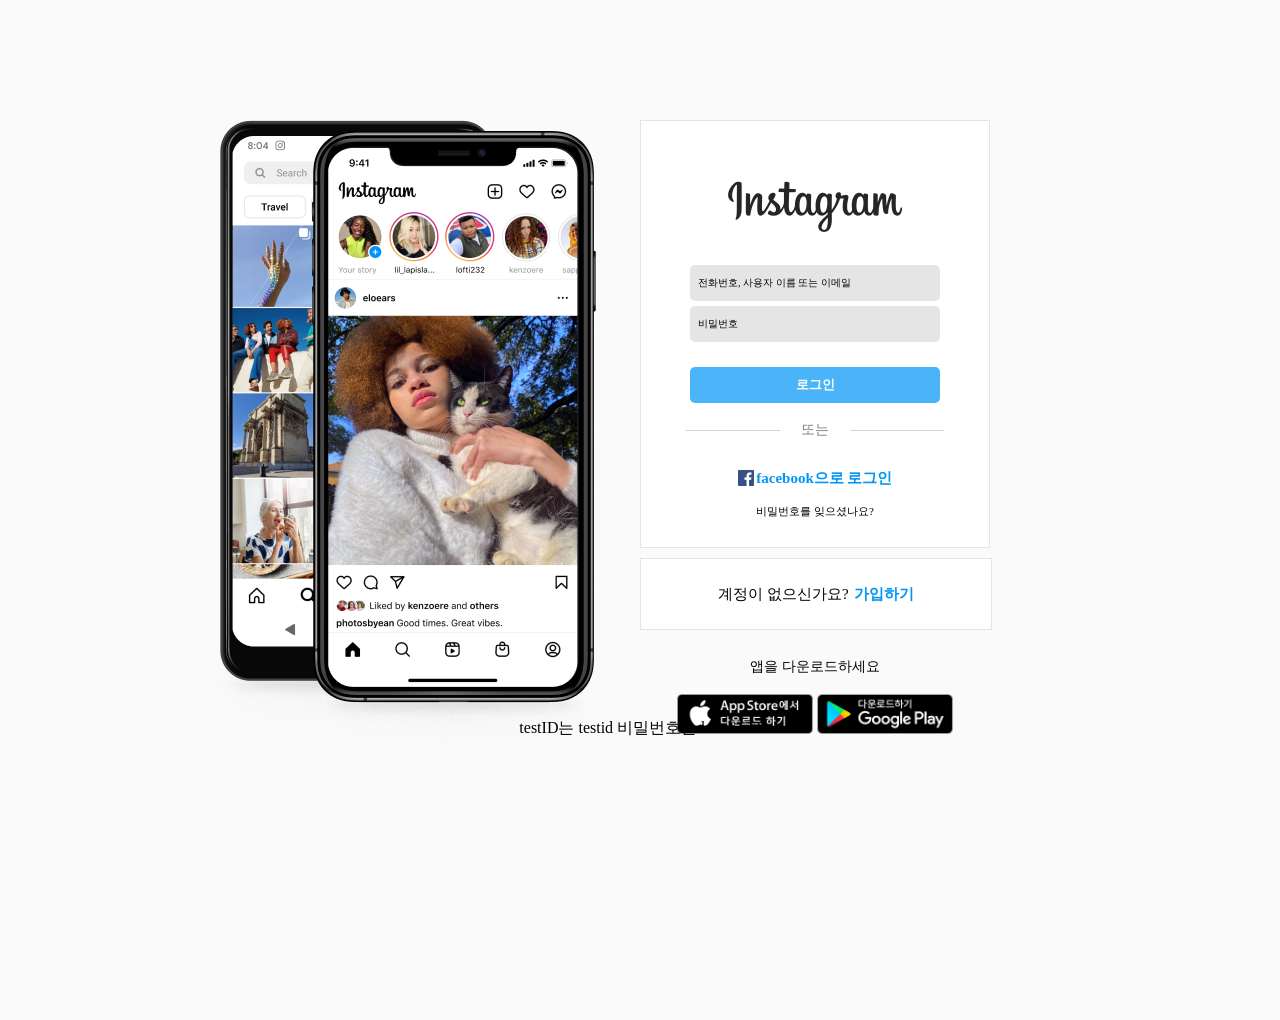
<file: hoonstagram/index.html>
<!DOCTYPE html>
<html lang="ko">
  <head>
    <meta charset="utf-8" />
    <meta
      name="viewport"
      content="width=device-width, initial-scale=1.0, user-scalable=no"
    />
    <title>Hoonstagram</title>
    <link rel="stylesheet" href="./css/initial.min.css" />
    <link rel="stylesheet" href="./css/style.css" />
    <!-- 파일 다운로드 로컬에서 작용 -->
    <script src="./js/jquery.js"></script>
    <script src="./js/common.js"></script>
  </head>
  <body style="overflow: hidden;">
    <main>
      <article class="login-article">
        <div class="left-side">
          <div class="image">
            <img src="./img/login1.png" class="inner-image show" />
            <img src="./img/login2.png" class="inner-image" />
            <img src="./img/login3.png" class="inner-image" />
            <img src="./img/login4.png" class="inner-image" />
          </div>
        </div>
        <div class="right-side">
          <div class="logo-login__area">
            <div class="logo-area">
              <div class="logo">
                <a href="#">
                  <img src="./img/logo.png" />
                </a>
              </div>
            </div>
            <div class="login-area">
              <div class="login-id">
                <label class="id">
                  <span>전화번호, 사용자 이름 또는 이메일</span>
                  <input type="text" class="input-box id-check" />
                </label>
              </div>
              <div class="login-pw">
                <label class="pw">
                  <span>비밀번호</span>
                  <input type="password" class="invisible input-box" />
                  <div class="funcText">
                    <button class="show_hide hide">비밀번호표시</button>
                  </div>
                </label>
              </div>
              <button class="login-button" type="button" disabled>로그인</button>
              <div class="division-text">
                <div class="line"></div>
                <div class="text">또는</div>
                <div class="line"></div>
              </div>
              <div class="facebook">
                <a href="#">
                <span class="facebookicon"></span>
                <span class="text">facebook으로 로그인</span>
                </a>
              </div>
              <a href="#">비밀번호를 잊으셨나요?</a>
            </div>
          </div>
          <div class="sign-in__area">
            <span>계정이 없으신가요?</span>
            <a href="#" class="sign-in-text">가입하기</a>
          </div>
          <div class="download-button__area">
            <p>앱을 다운로드하세요</p>
            <div class="btn-group">
              <a href="#" class="appStore">
                <img src="./img/appStore.png" alt="" />
              </a>
              <a href="#" class="google">
                <img src="./img/google.png" alt="" />
              </a>
            </div>
          </div>
        </div>
      </article>
    </main>
    <footer>
      <span>testID는 testid 비밀번호는 korea123</span>
    </footer>
  </body>
</html>
</file>
<file: hoonstagram/css/style.css>
@charset "UTF-8";
@import url(./login-page.css);
@import url(./main.css);
:root {
  --main-color: rgba(0, 0, 0, 0.1);
}
html,
body {
  height: 100vh;
}
a {
  color: black;
}
ol,
ul {
  list-style: none;
}

body {
  background-color: #fafafa;
}
</file>
<file: hoonstagram/css/initial.min.css>
abbr,address,article,aside,audio,b,blockquote,body,canvas,caption,cite,code,dd,del,details,dfn,div,dl,dt,em,fieldset,figcaption,figure,footer,form,h1,h2,h3,h4,h5,h6,header,hgroup,html,i,iframe,img,ins,kbd,label,legend,li,mark,menu,nav,object,ol,p,pre,q,samp,section,small,span,strong,sub,summary,sup,table,tbody,td,tfoot,th,thead,time,tr,ul,var,video{margin:0;padding:0;border:0;outline:0;font-size:100%;vertical-align:baseline;background:0 0}body{line-height:1}article,aside,details,figcaption,figure,footer,header,hgroup,menu,nav,section{display:block}nav ul{list-style:none}blockquote,q{quotes:none}blockquote:after,blockquote:before,q:after,q:before{content:'';content:none}a{margin:0;padding:0;font-size:100%;vertical-align:baseline;background:0 0;text-decoration:none}ins{background-color:#ff9;color:#000;text-decoration:none}mark{background-color:#ff9;color:#000;font-style:italic;font-weight:700}del{text-decoration:line-through}abbr[title],dfn[title]{border-bottom:1px dotted;cursor:help}table{border-collapse:collapse;border-spacing:0}hr{display:block;height:1px;border:0;border-top:1px solid #ccc;margin:1em 0;padding:0}input,select{vertical-align:middle}
</file>
